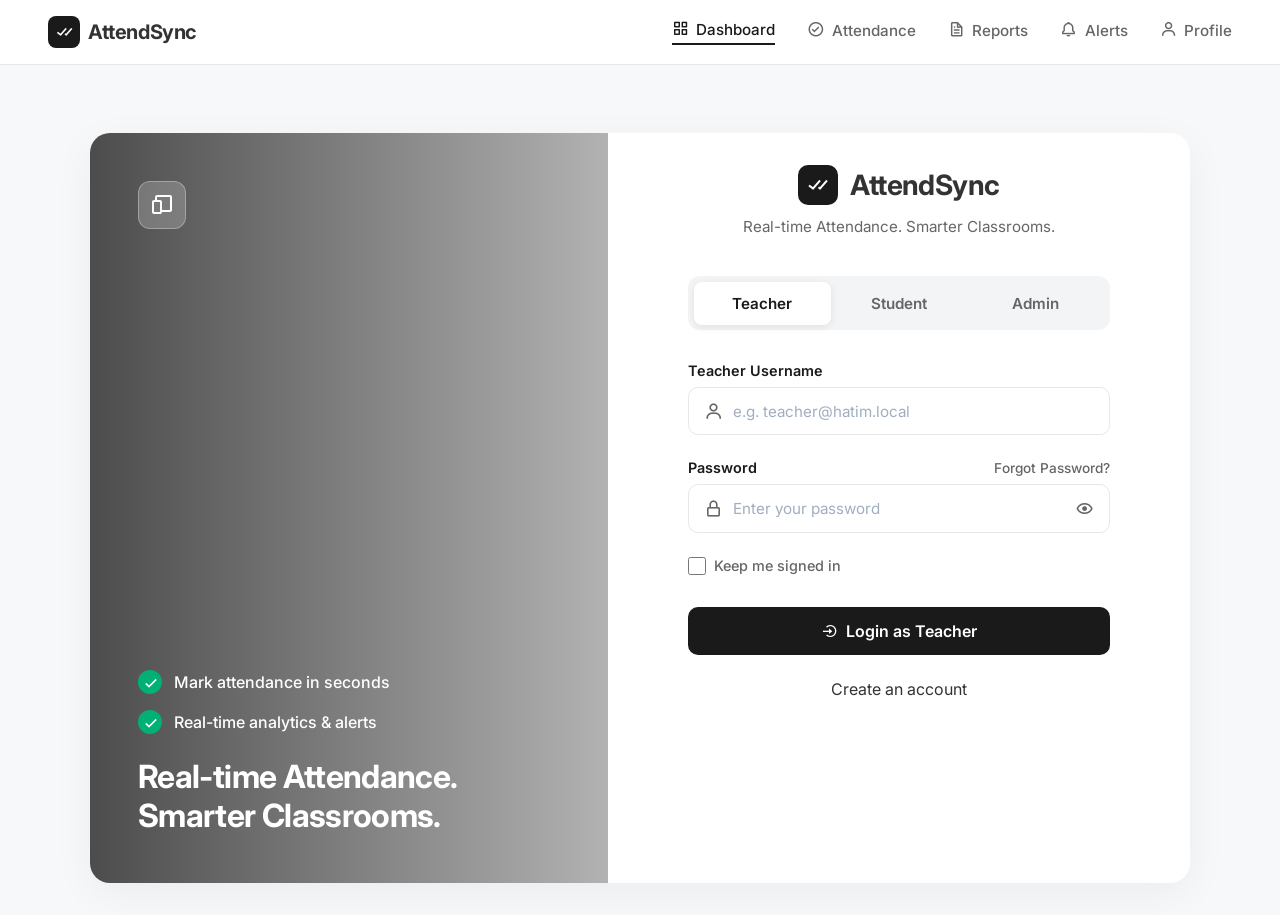
<file: index.html>
<!DOCTYPE html>
<html lang="en">

<head>
    <meta charset="UTF-8">
    <meta name="viewport" content="width=device-width, initial-scale=1.0">
    <title>AttendSync - Login</title>
    <!-- Google Fonts -->
    <link rel="preconnect" href="https://fonts.googleapis.com">
    <link rel="preconnect" href="https://fonts.gstatic.com" crossorigin>
    <link href="https://fonts.googleapis.com/css2?family=Inter:wght@400;500;600;700&display=swap" rel="stylesheet">
    <!-- Boxicons -->
    <link href='https://unpkg.com/boxicons@2.1.4/css/boxicons.min.css' rel='stylesheet'>
    <link rel="stylesheet" href="css/style.css">
</head>

<body>
    <!-- Top Navigation -->
    <header class="navbar">
        <div class="logo-container">
            <div class="logo-icon">
                <i class='bx bx-check-double'></i>
            </div>
            <span class="logo-text">AttendSync</span>
        </div>
        <nav class="nav-links">
            <a href="#" class="nav-link active"><i class='bx bx-grid-alt'></i> Dashboard</a>
            <a href="#" class="nav-link"><i class='bx bx-check-circle'></i> Attendance</a>
            <a href="#" class="nav-link"><i class='bx bx-file'></i> Reports</a>
            <a href="#" class="nav-link"><i class='bx bx-bell'></i> Alerts</a>
            <a href="#" class="nav-link"><i class='bx bx-user'></i> Profile</a>
        </nav>
    </header>

    <!-- Main Content -->
    <main class="login-container">
        <div class="login-card">
            <!-- Left Side Image and Marketing Text -->
            <div class="login-image-side">
                <div class="image-overlay"></div>
                <div class="top-icon">
                    <i class='bx bx-devices'></i>
                </div>
                <div class="marketing-content">
                    <div class="feature-item">
                        <div class="check-icon"><i class='bx bx-check'></i></div>
                        <span>Mark attendance in seconds</span>
                    </div>
                    <div class="feature-item">
                        <div class="check-icon"><i class='bx bx-check'></i></div>
                        <span>Real-time analytics & alerts</span>
                    </div>
                    <h2 class="marketing-title">Real-time Attendance. Smarter Classrooms.</h2>
                </div>
            </div>

            <!-- Right Side Login Form -->
            <div class="login-form-side">
                <div class="form-header">
                    <div class="logo-container-large">
                        <div class="logo-icon-large">
                            <i class='bx bx-check-double'></i>
                        </div>
                        <span class="logo-text-large">AttendSync</span>
                    </div>
                    <p class="subtitle">Real-time Attendance. Smarter Classrooms.</p>
                </div>

                <!-- Role Toggle -->
                <div class="role-toggle">
                    <button class="role-btn active" data-role="Teacher">Teacher</button>
                    <button class="role-btn" data-role="Student">Student</button>
                    <button class="role-btn" data-role="Admin">Admin</button>
                </div>

                <!-- Login Form -->
                <form id="loginForm" class="login-form">
                    <div class="form-group">
                        <label for="email" id="emailLabel">Username</label>
                        <div class="input-wrapper">
                            <i class='bx bx-user input-icon'></i>
                            <input type="text" id="email" placeholder="e.g. allex@hatim.local" required>
                        </div>
                    </div>

                    <div class="form-group">
                        <div class="password-header">
                            <label for="password">Password</label>
                            <a href="#" class="forgot-password">Forgot Password?</a>
                        </div>
                        <div class="input-wrapper">
                            <i class='bx bx-lock-alt input-icon'></i>
                            <input type="password" id="password" placeholder="Enter your password" required>
                            <i class='bx bx-show toggle-password' id="togglePassword"></i>
                        </div>
                    </div>

                    <div class="checkbox-group">
                        <input type="checkbox" id="keepSignedIn">
                        <label for="keepSignedIn">Keep me signed in</label>
                    </div>

                    <button type="submit" class="submit-btn" id="submitBtn">
                        <i class='bx bx-log-in-circle'></i> Login as Teacher
                    </button>

                    <div class="switch-login">
                        <a href="signup.html" id="createAccountText">Create an account</a>
                    </div>
                </form>
            </div>
        </div>
    </main>

    <script src="js/script.js"></script>
</body>

</html>
</file>
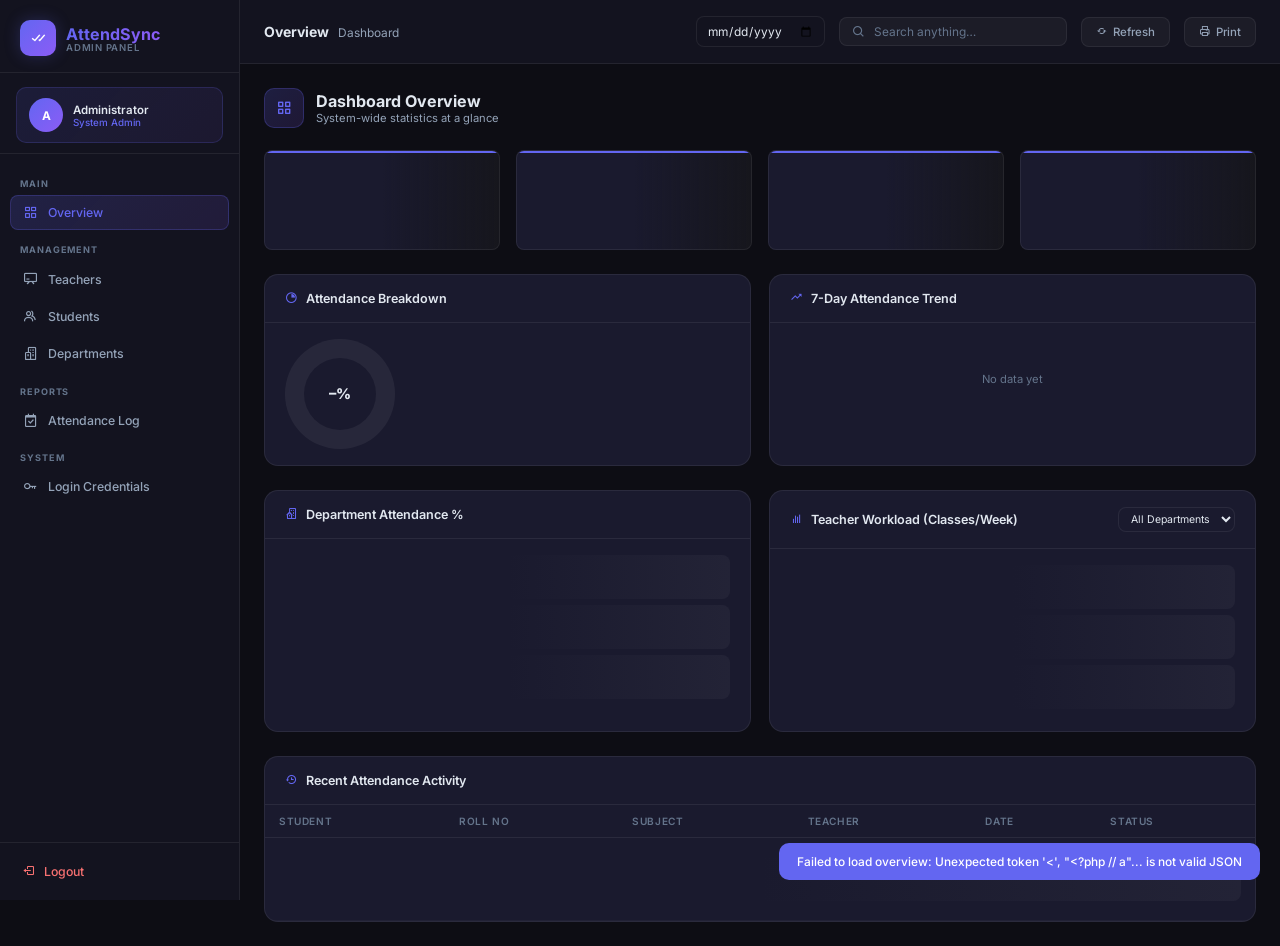
<file: admin_dashboard.html>
<!DOCTYPE html>
<html lang="en">
<head>
    <meta charset="UTF-8">
    <meta name="viewport" content="width=device-width, initial-scale=1.0">
    <title>AttendSync – Admin Dashboard</title>
    <meta name="description" content="AttendSync Admin Panel – manage teachers, students, departments, and attendance records.">
    <link rel="preconnect" href="https://fonts.googleapis.com">
    <link rel="preconnect" href="https://fonts.gstatic.com" crossorigin>
    <link href="https://fonts.googleapis.com/css2?family=Inter:wght@300;400;500;600;700;800&display=swap" rel="stylesheet">
    <link href="https://unpkg.com/boxicons@2.1.4/css/boxicons.min.css" rel="stylesheet">
    <style>
        /* ══════════════════════════════════════════════════════
           DESIGN TOKENS
        ══════════════════════════════════════════════════════ */
        :root {
            --bg:          #0d0d14;
            --surface:     #13131f;
            --card:        #1a1a2e;
            --card-hover:  #1f1f38;
            --border:      rgba(255,255,255,0.07);
            --border-lit:  rgba(99,102,241,0.35);

            --accent:      #6366f1;
            --accent-glow: rgba(99,102,241,0.25);
            --accent2:     #8b5cf6;

            --green:       #10b981;
            --amber:       #f59e0b;
            --red:         #ef4444;
            --blue:        #3b82f6;
            --pink:        #ec4899;

            --text:        #e2e8f0;
            --text-2:      #94a3b8;
            --text-3:      #64748b;

            --sidebar-w:   240px;
            --topbar-h:    64px;
            --radius:      14px;
            --radius-sm:   8px;
        }

        /* ── Reset ── */
        *, *::before, *::after { box-sizing: border-box; margin: 0; padding: 0; }
        html { font-size: 14px; }
        body {
            font-family: 'Inter', sans-serif;
            background: var(--bg);
            color: var(--text);
            min-height: 100vh;
            display: flex;
            overflow-x: hidden;
        }

        /* ══════════════════════════════════════════════════════
           SIDEBAR
        ══════════════════════════════════════════════════════ */
        .sidebar {
            width: var(--sidebar-w);
            background: var(--surface);
            border-right: 1px solid var(--border);
            display: flex;
            flex-direction: column;
            position: fixed;
            top: 0; left: 0; bottom: 0;
            z-index: 100;
            transition: transform 0.3s ease;
        }

        .sidebar-logo {
            display: flex; align-items: center; gap: 10px;
            padding: 20px 20px 16px;
            border-bottom: 1px solid var(--border);
        }
        .sidebar-logo-icon {
            width: 36px; height: 36px;
            background: linear-gradient(135deg, var(--accent), var(--accent2));
            border-radius: 10px;
            display: flex; align-items: center; justify-content: center;
            font-size: 1.2rem; color: #fff;
            box-shadow: 0 0 16px var(--accent-glow);
        }
        .sidebar-logo-text {
            font-size: 1.15rem; font-weight: 700;
            background: linear-gradient(90deg, var(--accent), var(--accent2));
            -webkit-background-clip: text; -webkit-text-fill-color: transparent;
        }
        .sidebar-logo-sub {
            font-size: 0.68rem; color: var(--text-3);
            font-weight: 600; letter-spacing: 0.08em;
            text-transform: uppercase;
            margin-top: -2px;
        }

        /* Admin badge */
        .admin-badge-wrap {
            padding: 14px 16px 10px;
            border-bottom: 1px solid var(--border);
        }
        .admin-badge {
            display: flex; align-items: center; gap: 10px;
            background: linear-gradient(135deg, rgba(99,102,241,0.12), rgba(139,92,246,0.08));
            border: 1px solid rgba(99,102,241,0.2);
            border-radius: 10px; padding: 10px 12px;
        }
        .admin-avatar {
            width: 34px; height: 34px; border-radius: 50%;
            background: linear-gradient(135deg, var(--accent), var(--accent2));
            display: flex; align-items: center; justify-content: center;
            font-size: 0.85rem; font-weight: 700; color: #fff;
            flex-shrink: 0;
        }
        .admin-name { font-size: 0.82rem; font-weight: 600; }
        .admin-role-lbl { font-size: 0.7rem; color: var(--accent); font-weight: 500; }

        /* Nav items */
        .sidebar-nav { flex: 1; padding: 12px 10px; overflow-y: auto; }
        .nav-section-label {
            font-size: 0.65rem; font-weight: 700; letter-spacing: 0.1em;
            text-transform: uppercase; color: var(--text-3);
            padding: 12px 10px 6px;
        }
        .nav-item {
            display: flex; align-items: center; gap: 10px;
            padding: 9px 12px; border-radius: var(--radius-sm);
            cursor: pointer; transition: all 0.18s;
            color: var(--text-2); font-size: 0.88rem; font-weight: 500;
            border: 1px solid transparent; margin-bottom: 2px;
            user-select: none;
        }
        .nav-item i { font-size: 1.1rem; flex-shrink: 0; }
        .nav-item:hover { background: rgba(255,255,255,0.04); color: var(--text); }
        .nav-item.active {
            background: linear-gradient(135deg, rgba(99,102,241,0.18), rgba(139,92,246,0.12));
            border-color: rgba(99,102,241,0.25);
            color: var(--accent);
        }
        .nav-item.active i { color: var(--accent); }
        .nav-badge {
            margin-left: auto; background: var(--accent);
            color: #fff; border-radius: 10px;
            padding: 1px 7px; font-size: 0.68rem; font-weight: 700;
        }

        /* Sidebar footer */
        .sidebar-footer {
            padding: 12px 10px;
            border-top: 1px solid var(--border);
        }
        .logout-item {
            display: flex; align-items: center; gap: 10px;
            padding: 9px 12px; border-radius: var(--radius-sm);
            cursor: pointer; color: #f87171; font-size: 0.88rem; font-weight: 500;
            transition: background 0.18s;
            text-decoration: none;
        }
        .logout-item:hover { background: rgba(239,68,68,0.1); }

        /* ══════════════════════════════════════════════════════
           MAIN AREA
        ══════════════════════════════════════════════════════ */
        .main-wrap {
            margin-left: var(--sidebar-w);
            flex: 1; display: flex; flex-direction: column;
            min-height: 100vh;
        }

        /* Top bar */
        .topbar {
            height: var(--topbar-h);
            background: var(--surface);
            border-bottom: 1px solid var(--border);
            display: flex; align-items: center;
            padding: 0 24px; gap: 14px;
            position: sticky; top: 0; z-index: 50;
        }
        .topbar-title {
            font-size: 1rem; font-weight: 700; flex: 1;
        }
        .topbar-title span { color: var(--text-2); font-weight: 400; font-size: 0.85rem; margin-left: 6px; }

        .topbar-search {
            display: flex; align-items: center; gap: 8px;
            background: rgba(255,255,255,0.04);
            border: 1px solid var(--border);
            border-radius: 8px; padding: 6px 12px;
            transition: border-color 0.2s;
        }
        .topbar-search:focus-within { border-color: var(--accent); }
        .topbar-search input {
            background: none; border: none; outline: none;
            color: var(--text); font-size: 0.85rem;
            width: 180px; font-family: inherit;
        }
        .topbar-search input::placeholder { color: var(--text-3); }
        .topbar-search i { color: var(--text-3); font-size: 1rem; }

        .topbar-btn {
            display: flex; align-items: center; gap: 6px;
            background: rgba(255,255,255,0.04);
            border: 1px solid var(--border);
            border-radius: 8px; padding: 7px 14px;
            cursor: pointer; color: var(--text-2);
            font-size: 0.82rem; font-weight: 500;
            transition: all 0.18s; font-family: inherit;
        }
        .topbar-btn:hover { background: rgba(99,102,241,0.1); border-color: var(--border-lit); color: var(--accent); }

        /* Page content */
        .page-content { padding: 24px; flex: 1; }

        /* Section panel */
        .section-panel { display: none; }
        .section-panel.active { display: block; animation: fadeIn 0.25s ease; }
        @keyframes fadeIn { from { opacity: 0; transform: translateY(8px); } to { opacity: 1; transform: translateY(0); } }

        /* Section header */
        .section-header {
            display: flex; align-items: center; gap: 12px;
            margin-bottom: 22px;
        }
        .section-icon {
            width: 40px; height: 40px;
            background: linear-gradient(135deg, rgba(99,102,241,0.2), rgba(139,92,246,0.15));
            border: 1px solid rgba(99,102,241,0.25);
            border-radius: 10px; display: flex; align-items: center; justify-content: center;
            font-size: 1.2rem; color: var(--accent);
        }
        .section-title-text h2 { font-size: 1.15rem; font-weight: 700; }
        .section-title-text p  { font-size: 0.8rem; color: var(--text-2); }

        /* ── STAT CARDS GRID ── */
        .stat-grid {
            display: grid;
            grid-template-columns: repeat(auto-fit, minmax(180px, 1fr));
            gap: 16px; margin-bottom: 24px;
        }
        .stat-card {
            background: var(--card);
            border: 1px solid var(--border);
            border-radius: var(--radius); padding: 20px;
            transition: all 0.2s; position: relative; overflow: hidden;
        }
        .stat-card::before {
            content: ''; position: absolute;
            top: 0; left: 0; right: 0; height: 2px;
            background: var(--card-accent, var(--accent));
        }
        .stat-card:hover { border-color: rgba(255,255,255,0.12); transform: translateY(-2px); }
        .stat-card-label {
            font-size: 0.75rem; font-weight: 600; color: var(--text-2);
            text-transform: uppercase; letter-spacing: 0.06em;
            display: flex; align-items: center; gap: 6px; margin-bottom: 10px;
        }
        .stat-card-label i { font-size: 1rem; color: var(--card-accent, var(--accent)); }
        .stat-card-value { font-size: 2rem; font-weight: 800; line-height: 1; }
        .stat-card-sub { font-size: 0.72rem; color: var(--text-3); margin-top: 4px; }

        /* Color variants */
        .stat-green  { --card-accent: var(--green); }
        .stat-amber  { --card-accent: var(--amber); }
        .stat-red    { --card-accent: var(--red); }
        .stat-blue   { --card-accent: var(--blue); }
        .stat-pink   { --card-accent: var(--pink); }
        .stat-purple { --card-accent: var(--accent2); }

        /* ── TWO-COLUMN GRID ── */
        .two-col { display: grid; grid-template-columns: 1fr 1fr; gap: 18px; margin-bottom: 24px; }
        @media (max-width: 900px) { .two-col { grid-template-columns: 1fr; } }

        /* ── CARD ── */
        .card {
            background: var(--card); border: 1px solid var(--border);
            border-radius: var(--radius); overflow: hidden;
        }
        .card-header {
            padding: 16px 20px;
            border-bottom: 1px solid var(--border);
            display: flex; align-items: center; justify-content: space-between;
        }
        .card-header h3 { font-size: 0.9rem; font-weight: 600; display: flex; align-items: center; gap: 8px; }
        .card-header h3 i { color: var(--accent); }
        .card-body { padding: 16px 20px; }

        /* ── PROGRESS BAR ── */
        .progress-bar-wrap { margin-bottom: 14px; }
        .progress-bar-label {
            display: flex; justify-content: space-between;
            font-size: 0.78rem; margin-bottom: 6px; color: var(--text-2);
        }
        .progress-bar-label strong { color: var(--text); font-weight: 600; }
        .progress-bar-track {
            height: 6px; background: rgba(255,255,255,0.06);
            border-radius: 10px; overflow: hidden;
        }
        .progress-bar-fill {
            height: 100%; border-radius: 10px;
            background: linear-gradient(90deg, var(--accent), var(--accent2));
            transition: width 0.8s cubic-bezier(.4,0,.2,1);
        }
        .progress-bar-fill.green  { background: linear-gradient(90deg, var(--green), #34d399); }
        .progress-bar-fill.amber  { background: linear-gradient(90deg, var(--amber), #fcd34d); }
        .progress-bar-fill.red    { background: linear-gradient(90deg, var(--red), #f87171); }

        /* ── TABLE ── */
        .data-table-wrap { overflow-x: auto; }
        .data-table {
            width: 100%; border-collapse: collapse;
            font-size: 0.82rem;
        }
        .data-table thead th {
            padding: 10px 14px;
            text-align: left; font-weight: 600; font-size: 0.72rem;
            text-transform: uppercase; letter-spacing: 0.06em;
            color: var(--text-3);
            border-bottom: 1px solid var(--border);
            white-space: nowrap;
        }
        .data-table tbody tr {
            border-bottom: 1px solid rgba(255,255,255,0.03);
            transition: background 0.15s;
        }
        .data-table tbody tr:hover { background: rgba(255,255,255,0.03); }
        .data-table tbody td { padding: 11px 14px; vertical-align: middle; }
        .data-table tbody td:first-child { font-weight: 500; }

        /* ── BADGES ── */
        .badge {
            display: inline-flex; align-items: center; gap: 4px;
            border-radius: 20px; padding: 2px 9px;
            font-size: 0.7rem; font-weight: 600;
        }
        .badge-green  { background: rgba(16,185,129,0.12); color: var(--green); }
        .badge-red    { background: rgba(239,68,68,0.12);  color: var(--red); }
        .badge-amber  { background: rgba(245,158,11,0.12); color: var(--amber); }
        .badge-blue   { background: rgba(59,130,246,0.12); color: var(--blue); }
        .badge-purple { background: rgba(99,102,241,0.12); color: var(--accent); }
        .badge-gray   { background: rgba(100,116,139,0.15);color: var(--text-3); }

        /* ── MINI AVATAR ── */
        .mini-avatar {
            width: 28px; height: 28px; border-radius: 50%;
            background: linear-gradient(135deg, var(--accent), var(--accent2));
            display: inline-flex; align-items: center; justify-content: center;
            font-size: 0.7rem; font-weight: 700; color: #fff;
            flex-shrink: 0;
        }
        .name-with-avatar { display: flex; align-items: center; gap: 8px; }

        /* ── DONUT CHART (CSS) ── */
        .donut-wrap { display: flex; align-items: center; gap: 20px; }
        .donut {
            width: 110px; height: 110px;
            border-radius: 50%; flex-shrink: 0;
            background: conic-gradient(
                var(--green) 0deg var(--green-deg, 0deg),
                var(--amber) var(--green-deg, 0deg) var(--amber-deg, 0deg),
                var(--red)   var(--amber-deg, 0deg) var(--red-deg, 0deg),
                rgba(255,255,255,0.06) var(--red-deg, 0deg) 360deg
            );
            position: relative; display: flex; align-items: center; justify-content: center;
        }
        .donut::after {
            content: attr(data-label);
            position: absolute; width: 72px; height: 72px;
            border-radius: 50%;
            background: var(--card);
            display: flex; align-items: center; justify-content: center;
            font-size: 1.05rem; font-weight: 800;
        }
        .donut-legend { flex: 1; }
        .donut-legend-item {
            display: flex; align-items: center; gap: 8px;
            font-size: 0.78rem; margin-bottom: 8px;
        }
        .donut-dot { width: 8px; height: 8px; border-radius: 50%; flex-shrink: 0; }

        /* ── TREND SPARKLINE (CSS bars) ── */
        .sparkline {
            display: flex; align-items: flex-end; gap: 4px;
            height: 60px; margin-top: 10px;
        }
        .spark-bar {
            flex: 1; border-radius: 4px 4px 0 0;
            background: linear-gradient(180deg, var(--accent), rgba(99,102,241,0.3));
            min-height: 4px; transition: height 0.5s;
            position: relative; cursor: pointer;
        }
        .spark-bar:hover::after {
            content: attr(data-tip);
            position: absolute; bottom: 110%; left: 50%; transform: translateX(-50%);
            background: var(--card-hover); border: 1px solid var(--border);
            color: var(--text); padding: 3px 8px; border-radius: 6px;
            font-size: 0.7rem; white-space: nowrap; pointer-events: none; z-index: 10;
        }

        /* ── SEARCH / FILTER BAR ── */
        .filter-bar {
            display: flex; align-items: center; gap: 10px;
            margin-bottom: 16px; flex-wrap: wrap;
        }
        .filter-input {
            display: flex; align-items: center; gap: 8px;
            background: var(--card); border: 1px solid var(--border);
            border-radius: 8px; padding: 7px 12px; flex: 1; min-width: 200px;
        }
        .filter-input:focus-within { border-color: var(--border-lit); }
        .filter-input i { color: var(--text-3); }
        .filter-input input {
            background: none; border: none; outline: none;
            color: var(--text); font-size: 0.85rem; font-family: inherit; width: 100%;
        }
        .filter-select {
            background: var(--card); border: 1px solid var(--border);
            border-radius: 8px; padding: 8px 12px;
            color: var(--text); font-family: inherit; font-size: 0.82rem;
            cursor: pointer; outline: none;
        }

        /* ── ATT STATUS color ── */
        .status-present { color: var(--green); font-weight: 600; }
        .status-absent  { color: var(--red);   font-weight: 600; }
        .status-late    { color: var(--amber);  font-weight: 600; }
        .status-excused { color: var(--blue);   font-weight: 600; }

        /* ── TOAST ── */
        #toast {
            position: fixed; bottom: 20px; right: 20px;
            background: var(--accent); color: #fff;
            padding: 11px 18px; border-radius: 10px; font-size: 0.85rem; font-weight: 500;
            opacity: 0; transform: translateY(8px); pointer-events: none;
            transition: all 0.3s; z-index: 9999;
        }
        #toast.show { opacity: 1; transform: translateY(0); }

        /* ── LOADING OVERLAY ── */
        #loadingOverlay {
            position: fixed; inset: 0;
            background: rgba(0,0,0,0.6); backdrop-filter: blur(4px);
            display: flex; align-items: center; justify-content: center; z-index: 9999;
            transition: opacity 0.4s;
        }
        #loadingOverlay.hidden { opacity: 0; pointer-events: none; }
        .spinner {
            width: 44px; height: 44px;
            border: 4px solid rgba(255,255,255,0.1);
            border-top-color: var(--accent); border-radius: 50%;
            animation: spin 0.75s linear infinite;
        }
        @keyframes spin { to { transform: rotate(360deg); } }

        /* ── SKELETON ── */
        .sk {
            background: linear-gradient(90deg, var(--card) 25%, rgba(255,255,255,0.04) 50%, var(--card) 75%);
            background-size: 200% 100%; animation: shimmer 1.4s infinite; border-radius: 8px;
        }
        @keyframes shimmer { 0%{background-position:200% 0} 100%{background-position:-200% 0} }
        .sk-row { height: 44px; margin-bottom: 6px; }

        /* ── EMPTY STATE ── */
        .empty-state {
            text-align: center; padding: 50px 20px; color: var(--text-3);
        }
        .empty-state i { font-size: 2.5rem; display: block; margin-bottom: 10px; opacity: 0.4; }

        /* ── CRED CARD (login instructions) ── */
        .cred-card {
            background: linear-gradient(135deg, rgba(99,102,241,0.08), rgba(139,92,246,0.05));
            border: 1px solid rgba(99,102,241,0.2);
            border-radius: var(--radius); padding: 20px; margin-bottom: 24px;
            display: flex; align-items: flex-start; gap: 16px;
        }
        .cred-card i { font-size: 1.6rem; color: var(--accent); flex-shrink: 0; margin-top: 2px; }
        .cred-card h4 { font-size: 0.9rem; font-weight: 700; margin-bottom: 8px; }
        .cred-table { border-collapse: collapse; width: 100%; font-size: 0.82rem; }
        .cred-table td { padding: 4px 12px 4px 0; }
        .cred-table td:first-child { color: var(--text-2); font-weight: 500; white-space: nowrap; }
        .cred-table td:last-child {
            font-family: 'Courier New', monospace;
            background: rgba(255,255,255,0.05); border-radius: 4px;
            padding: 3px 8px; color: #a5b4fc;
        }

        /* ── RESPONSIVE ── */
        @media (max-width: 768px) {
            .sidebar { transform: translateX(-100%); }
            .sidebar.open { transform: translateX(0); }
            .main-wrap { margin-left: 0; }
            .stat-grid { grid-template-columns: 1fr 1fr; }
        }
    </style>
</head>
<body>

<!-- Loading -->
<div id="loadingOverlay"><div class="spinner"></div></div>
<div id="toast"></div>

<!-- ══════════════════════════════════════
     SIDEBAR
══════════════════════════════════════ -->
<aside class="sidebar" id="sidebar">
    <!-- Logo -->
    <div class="sidebar-logo">
        <div class="sidebar-logo-icon"><i class='bx bx-check-double'></i></div>
        <div>
            <div class="sidebar-logo-text">AttendSync</div>
            <div class="sidebar-logo-sub">Admin Panel</div>
        </div>
    </div>

    <!-- Admin info -->
    <div class="admin-badge-wrap">
        <div class="admin-badge">
            <div class="admin-avatar" id="adminInitials">A</div>
            <div>
                <div class="admin-name" id="adminNameSide">Administrator</div>
                <div class="admin-role-lbl">System Admin</div>
            </div>
        </div>
    </div>

    <!-- Nav -->
    <nav class="sidebar-nav">
        <div class="nav-section-label">Main</div>
        <div class="nav-item active" data-section="overview">
            <i class='bx bx-grid-alt'></i> Overview
        </div>

        <div class="nav-section-label">Management</div>
        <div class="nav-item" data-section="teachers">
            <i class='bx bx-chalkboard'></i> Teachers
        </div>
        <div class="nav-item" data-section="students">
            <i class='bx bx-group'></i> Students
        </div>
        <div class="nav-item" data-section="departments">
            <i class='bx bx-buildings'></i> Departments
        </div>

        <div class="nav-section-label">Reports</div>
        <div class="nav-item" data-section="attendance">
            <i class='bx bx-calendar-check'></i> Attendance Log
        </div>

        <div class="nav-section-label">System</div>
        <div class="nav-item" data-section="credentials">
            <i class='bx bx-key'></i> Login Credentials
        </div>
    </nav>

    <!-- Footer -->
    <div class="sidebar-footer">
        <a href="index.html" class="logout-item" id="logoutBtn">
            <i class='bx bx-log-out'></i> Logout
        </a>
    </div>
</aside>

<!-- ══════════════════════════════════════
     MAIN
══════════════════════════════════════ -->
<div class="main-wrap">

    <!-- Topbar -->
    <div class="topbar">
        <div class="topbar-title" id="topbarTitle">
            Overview <span>Dashboard</span>
        </div>
        <input type="date" id="overviewDateFilter" class="filter-select" style="margin-left: auto; padding: 6px 10px; font-size: 0.85rem; border: 1px solid var(--border); background: var(--surface); color: var(--text); border-radius: 8px;" title="Filter Overview by Date">
        <div class="topbar-search">
            <i class='bx bx-search'></i>
            <input type="text" id="globalSearch" placeholder="Search anything…">
        </div>
        <button class="topbar-btn" id="refreshBtn"><i class='bx bx-refresh'></i> Refresh</button>
        <button class="topbar-btn" onclick="window.print()"><i class='bx bx-printer'></i> Print</button>
    </div>

    <!-- Page content -->
    <div class="page-content">

        <!-- ═══════════════════════════════════════════
             OVERVIEW PANEL
        ═══════════════════════════════════════════ -->
        <div class="section-panel active" id="panel-overview">
            <div class="section-header">
                <div class="section-icon"><i class='bx bx-grid-alt'></i></div>
                <div class="section-title-text">
                    <h2>Dashboard Overview</h2>
                    <p>System-wide statistics at a glance</p>
                </div>
            </div>

            <!-- Stat cards -->
            <div class="stat-grid" id="overviewStats">
                <div class="stat-card sk" style="height:100px"></div>
                <div class="stat-card sk" style="height:100px"></div>
                <div class="stat-card sk" style="height:100px"></div>
                <div class="stat-card sk" style="height:100px"></div>
            </div>

            <div class="two-col">
                <!-- Attendance donut -->
                <div class="card">
                    <div class="card-header">
                        <h3><i class='bx bx-pie-chart'></i> Attendance Breakdown</h3>
                    </div>
                    <div class="card-body">
                        <div class="donut-wrap" id="donutWrap">
                            <div class="donut" id="donutChart" data-label="–%"></div>
                            <div class="donut-legend" id="donutLegend"></div>
                        </div>
                    </div>
                </div>

                <!-- 7-day trend -->
                <div class="card">
                    <div class="card-header">
                        <h3><i class='bx bx-trending-up'></i> 7-Day Attendance Trend</h3>
                    </div>
                    <div class="card-body">
                        <div class="sparkline" id="sparkline">
                            <div style="color:var(--text-3);font-size:0.8rem;margin:auto">No data yet</div>
                        </div>
                        <div id="sparkLabels" style="display:flex;gap:4px;margin-top:6px;font-size:0.65rem;color:var(--text-3)"></div>
                    </div>
                </div>
            </div>

            <div class="two-col">
                <!-- Department Attendance -->
                <div class="card">
                    <div class="card-header">
                        <h3><i class='bx bx-building-house'></i> Department Attendance %</h3>
                    </div>
                    <div class="card-body" id="deptAttBars">
                        <div class="sk sk-row"></div><div class="sk sk-row"></div><div class="sk sk-row"></div>
                    </div>
                </div>

                <!-- Teacher workload -->
                <div class="card">
                    <div class="card-header">
                        <h3><i class='bx bx-bar-chart'></i> Teacher Workload (Classes/Week)</h3>
                        <select id="workloadDeptFilter" class="filter-select" style="padding:4px 8px; font-size:0.75rem; margin-left:auto;">
                            <option value="">All Departments</option>
                        </select>
                    </div>
                    <div class="card-body" id="workloadBars" style="max-height: 250px; overflow-y: auto;">
                        <div class="sk sk-row"></div><div class="sk sk-row"></div><div class="sk sk-row"></div>
                    </div>
                </div>
            </div>



            <!-- Recent attendance -->
            <div class="card">
                <div class="card-header">
                    <h3><i class='bx bx-history'></i> Recent Attendance Activity</h3>
                </div>
                <div class="data-table-wrap">
                    <table class="data-table" id="recentAttTable">
                        <thead>
                            <tr>
                                <th>Student</th><th>Roll No</th><th>Subject</th>
                                <th>Teacher</th><th>Date</th><th>Status</th>
                            </tr>
                        </thead>
                        <tbody id="recentAttBody">
                            <tr><td colspan="6"><div class="sk sk-row" style="margin:8px 0"></div></td></tr>
                        </tbody>
                    </table>
                </div>
            </div>
        </div>

        <!-- ═══════════════════════════════════════════
             TEACHERS PANEL
        ═══════════════════════════════════════════ -->
        <div class="section-panel" id="panel-teachers">
            <div class="section-header">
                <div class="section-icon"><i class='bx bx-chalkboard'></i></div>
                <div class="section-title-text">
                    <h2>Teachers</h2>
                    <p>All faculty members registered in the system</p>
                </div>
            </div>
            <div class="filter-bar">
                <div class="filter-input">
                    <i class='bx bx-search'></i>
                    <input type="text" id="teacherSearch" placeholder="Search by name, email or employee ID…">
                </div>
                <select class="filter-select" id="teacherDeptFilter">
                    <option value="">All Departments</option>
                </select>
            </div>
            <div class="card">
                <div class="data-table-wrap">
                    <table class="data-table" id="teacherTable">
                        <thead>
                            <tr>
                                <th>#</th><th>Name</th><th>Email</th><th>Emp. No</th>
                                <th>Department</th><th>Subjects</th><th>Att. Records</th><th>HOD</th>
                            </tr>
                        </thead>
                        <tbody id="teacherBody">
                            <tr><td colspan="8"><div class="sk sk-row" style="margin:8px 0"></div></td></tr>
                        </tbody>
                    </table>
                </div>
            </div>
        </div>

        <!-- ═══════════════════════════════════════════
             STUDENTS PANEL
        ═══════════════════════════════════════════ -->
        <div class="section-panel" id="panel-students">
            <div class="section-header">
                <div class="section-icon"><i class='bx bx-group'></i></div>
                <div class="section-title-text">
                    <h2>Students</h2>
                    <p>All enrolled students with attendance overview</p>
                </div>
            </div>
            <div class="filter-bar">
                <div class="filter-input">
                    <i class='bx bx-search'></i>
                    <input type="text" id="studentSearch" placeholder="Search by name, roll no or admission no…">
                </div>
                <select class="filter-select" id="studentDeptFilter">
                    <option value="">All Departments</option>
                </select>
                <select class="filter-select" id="studentSemFilter">
                    <option value="">All Semesters</option>
                    <option value="1">Sem 1</option><option value="2">Sem 2</option>
                    <option value="3">Sem 3</option><option value="4">Sem 4</option>
                    <option value="5">Sem 5</option><option value="6">Sem 6</option>
                </select>
            </div>
            <div class="card">
                <div class="data-table-wrap">
                    <table class="data-table" id="studentTable">
                        <thead>
                            <tr>
                                <th>#</th><th>Name</th><th>Roll No</th><th>Admission No</th>
                                <th>Department</th><th>Semester</th><th>Attendance %</th><th>Status</th>
                            </tr>
                        </thead>
                        <tbody id="studentBody">
                            <tr><td colspan="8"><div class="sk sk-row" style="margin:8px 0"></div></td></tr>
                        </tbody>
                    </table>
                </div>
            </div>
        </div>

        <!-- ═══════════════════════════════════════════
             DEPARTMENTS PANEL
        ═══════════════════════════════════════════ -->
        <div class="section-panel" id="panel-departments">
            <div class="section-header">
                <div class="section-icon"><i class='bx bx-buildings'></i></div>
                <div class="section-title-text">
                    <h2>Departments</h2>
                    <p>Overview of all academic departments</p>
                </div>
            </div>
            <div class="stat-grid" id="deptCards">
                <div class="stat-card sk" style="height:120px"></div>
                <div class="stat-card sk" style="height:120px"></div>
                <div class="stat-card sk" style="height:120px"></div>
            </div>
            <div class="card">
                <div class="data-table-wrap">
                    <table class="data-table" id="deptTable">
                        <thead>
                            <tr>
                                <th>Department</th><th>Teachers</th><th>Students</th>
                                <th>Subjects</th><th>Semesters</th>
                            </tr>
                        </thead>
                        <tbody id="deptBody">
                            <tr><td colspan="5"><div class="sk sk-row" style="margin:8px 0"></div></td></tr>
                        </tbody>
                    </table>
                </div>
            </div>
        </div>

        <!-- ═══════════════════════════════════════════
             ATTENDANCE LOG PANEL
        ═══════════════════════════════════════════ -->
        <div class="section-panel" id="panel-attendance">
            <div class="section-header">
                <div class="section-icon"><i class='bx bx-calendar-check'></i></div>
                <div class="section-title-text">
                    <h2>Attendance Log</h2>
                    <p>Browse attendance records by date</p>
                </div>
            </div>
            <div class="filter-bar">
                <div class="filter-input" style="flex:none;width:auto">
                    <i class='bx bx-calendar'></i>
                    <input type="date" id="attDateFilter" style="width:160px">
                </div>
                <div class="filter-input">
                    <i class='bx bx-search'></i>
                    <input type="text" id="attSearch" placeholder="Search student, subject, teacher…">
                </div>
                <select class="filter-select" id="attStatusFilter">
                    <option value="">All Statuses</option>
                    <option value="Present">Present</option>
                    <option value="Absent">Absent</option>
                    <option value="Late">Late</option>
                    <option value="Excused">Excused</option>
                </select>
            </div>

            <!-- Day summary -->
            <div class="stat-grid" id="attDaySummary" style="grid-template-columns:repeat(4,1fr);margin-bottom:18px"></div>

            <div class="card">
                <div class="data-table-wrap">
                    <table class="data-table" id="attTable">
                        <thead>
                            <tr>
                                <th>#</th><th>Student</th><th>Roll No</th><th>Subject</th>
                                <th>Teacher</th><th>Semester</th><th>Date</th><th>Status</th>
                            </tr>
                        </thead>
                        <tbody id="attBody">
                            <tr><td colspan="8"><div class="sk sk-row" style="margin:8px 0"></div></td></tr>
                        </tbody>
                    </table>
                </div>
            </div>
        </div>

        <!-- ═══════════════════════════════════════════
             CREDENTIALS PANEL
        ═══════════════════════════════════════════ -->
        <div class="section-panel" id="panel-credentials">
            <div class="section-header">
                <div class="section-icon"><i class='bx bx-key'></i></div>
                <div class="section-title-text">
                    <h2>Login Credentials</h2>
                    <p>Default accounts seeded in the AttendSync database</p>
                </div>
            </div>

            <!-- Admin -->
            <div class="cred-card">
                <i class='bx bx-shield-quarter'></i>
                <div style="flex:1">
                    <h4>Admin Account</h4>
                    <table class="cred-table">
                        <tr><td>Role</td><td>Admin</td></tr>
                        <tr><td>Email</td><td>admin@hatim.local</td></tr>
                        <tr><td>Password</td><td>admin@123</td></tr>
                        <tr><td>Setup</td><td>Run admin_seed.sql in phpMyAdmin → attendsync DB</td></tr>
                    </table>
                </div>
            </div>

            <!-- Teachers -->
            <div class="card" style="margin-bottom:18px">
                <div class="card-header">
                    <h3><i class='bx bx-chalkboard'></i> Teacher Accounts (seeded)</h3>
                    <span style="font-size:0.75rem;color:var(--text-3)">All use password: <code style="background:rgba(255,255,255,0.06);padding:1px 6px;border-radius:4px">change_me</code></span>
                </div>
                <div class="data-table-wrap">
                    <table class="data-table">
                        <thead>
                            <tr><th>Name</th><th>Email (Login ID)</th><th>Password</th><th>Employee No</th><th>Department</th></tr>
                        </thead>
                        <tbody>
                            <tr><td>Sir Biaka</td>    <td>sir.biaka@hatim.local</td>    <td><code>change_me</code></td><td>BCA-T001</td><td>BCA</td></tr>
                            <tr><td>Sir Muanpuia</td> <td>sir.muanpuia@hatim.local</td> <td><code>change_me</code></td><td>BCA-T002</td><td>BCA</td></tr>
                            <tr><td>Sir Mama</td>     <td>sir.mama@hatim.local</td>     <td><code>change_me</code></td><td>BCA-T003</td><td>BCA</td></tr>
                            <tr><td>Sir Rfa</td>      <td>sir.rfa@hatim.local</td>      <td><code>change_me</code></td><td>BCA-T004</td><td>BCA</td></tr>
                            <tr><td>Miss Hannah</td>  <td>miss.hannah@hatim.local</td>  <td><code>change_me</code></td><td>BCA-T005</td><td>BCA</td></tr>
                            <tr><td>Sir Puitea</td>   <td>sir.puitea@hatim.local</td>   <td><code>change_me</code></td><td>BCA-T006</td><td>BCA</td></tr>
                            <tr><td>Sir Joseph</td>   <td>sir.joseph@hatim.local</td>   <td><code>change_me</code></td><td>BCA-T007</td><td>BCA</td></tr>
                            <tr><td>Hist.Dept</td>    <td>history.department@hatim.local</td><td><code>change_me</code></td><td>BCA-T008</td><td>BCA</td></tr>
                        </tbody>
                    </table>
                </div>
            </div>

            <!-- Students -->
            <div class="card">
                <div class="card-header">
                    <h3><i class='bx bx-group'></i> Student Accounts</h3>
                    <span style="font-size:0.75rem;color:var(--text-3)">Students must sign up via the signup page</span>
                </div>
                <div class="card-body">
                    <p style="color:var(--text-2);font-size:0.85rem;line-height:1.7">
                        Students register themselves at <strong>signup.html</strong> using their:<br>
                        • <strong>Roll No (Class Roll No)</strong> — e.g. <code style="background:rgba(255,255,255,0.06);padding:1px 6px;border-radius:4px">02</code><br>
                        • <strong>Student ID (Admission No.)</strong> — e.g. <code style="background:rgba(255,255,255,0.06);padding:1px 6px;border-radius:4px">BA006</code><br>
                        • <strong>Email address</strong> and a chosen password
                    </p>
                </div>
            </div>

            <!-- Quick links -->
            <div style="margin-top:18px;display:flex;gap:12px;flex-wrap:wrap">
                <a href="index.html" style="text-decoration:none">
                    <button class="topbar-btn"><i class='bx bx-log-in'></i> Go to Login Page</button>
                </a>
                <a href="signup.html" style="text-decoration:none">
                    <button class="topbar-btn"><i class='bx bx-user-plus'></i> Go to Signup Page</button>
                </a>
                <a href="teacher_dashboard.html" style="text-decoration:none">
                    <button class="topbar-btn"><i class='bx bx-chalkboard'></i> Teacher Dashboard</button>
                </a>
                <a href="student_dashboard.html" style="text-decoration:none">
                    <button class="topbar-btn"><i class='bx bx-group'></i> Student Dashboard</button>
                </a>
            </div>
        </div>

    </div><!-- /page-content -->
</div><!-- /main-wrap -->

<!-- ══════════════════════════════════════
     JAVASCRIPT
══════════════════════════════════════ -->
<script>
// ══════════════════════════════════════════════════════════════════
//  AttendSync Admin Dashboard
// ══════════════════════════════════════════════════════════════════
const API = 'admin_api.php';

// Resolve admin_id from session storage
let adminId = 1; // fallback/demo
try {
    const u = JSON.parse(sessionStorage.getItem('user') || '{}');
    if (u.id) adminId = u.id;
    if (u.full_name) {
        document.getElementById('adminNameSide').textContent = u.full_name;
        document.getElementById('adminInitials').textContent =
            u.full_name.split(' ').map(w => w[0]).join('').toUpperCase().slice(0,2);
    }
} catch(_) {}

// ── Helpers ───────────────────────────────────────────────────────
function showToast(msg, dur = 3000) {
    const t = document.getElementById('toast');
    t.textContent = msg;
    t.classList.add('show');
    setTimeout(() => t.classList.remove('show'), dur);
}
function hideOverlay() {
    const o = document.getElementById('loadingOverlay');
    o.classList.add('hidden');
    setTimeout(() => o.style.display = 'none', 400);
}
function escHtml(s) {
    return String(s ?? '').replace(/&/g,'&amp;').replace(/</g,'&lt;').replace(/>/g,'&gt;');
}
function statusBadge(s) {
    const map = { Present:'badge-green', Absent:'badge-red', Late:'badge-amber', Excused:'badge-blue' };
    return `<span class="badge ${map[s]||'badge-gray'}">${escHtml(s)}</span>`;
}
function attColor(pct) {
    if (pct >= 75) return 'badge-green';
    if (pct >= 50) return 'badge-amber';
    return 'badge-red';
}
function miniAvatar(name) {
    const init = String(name||'?').split(' ').map(w=>w[0]).join('').toUpperCase().slice(0,2);
    return `<div class="mini-avatar">${init}</div>`;
}
function fmtDate(d) {
    if (!d) return '—';
    return new Date(d).toLocaleDateString('en-IN', { day:'2-digit', month:'short', year:'numeric' });
}

// ── Stat card builder ─────────────────────────────────────────────
function makeStatCard(icon, label, value, sub, colorClass) {
    return `
    <div class="stat-card ${colorClass||''}">
        <div class="stat-card-label"><i class='bx ${icon}'></i>${label}</div>
        <div class="stat-card-value">${value}</div>
        <div class="stat-card-sub">${sub||''}</div>
    </div>`;
}

// ── Progress bar builder ──────────────────────────────────────────
function makeProgressBar(label, value, max, colorClass) {
    const pct = max > 0 ? Math.round(value / max * 100) : 0;
    return `
    <div class="progress-bar-wrap">
        <div class="progress-bar-label">
            <strong>${escHtml(label)}</strong>
            <span>${value} classes</span>
        </div>
        <div class="progress-bar-track">
            <div class="progress-bar-fill ${colorClass||''}" style="width:${pct}%"></div>
        </div>
    </div>`;
}
function makePctBar(label, pct, colorClass) {
    return `
    <div class="progress-bar-wrap">
        <div class="progress-bar-label">
            <strong>${escHtml(label)}</strong>
            <span>${pct}%</span>
        </div>
        <div class="progress-bar-track">
            <div class="progress-bar-fill ${colorClass||''}" style="width:${pct}%"></div>
        </div>
    </div>`;
}

// ══════════════════════════════════════════════════════════════════
//  SECTION: OVERVIEW
// ══════════════════════════════════════════════════════════════════
let overviewLoaded = false;

async function loadOverview(force = false) {
    if (overviewLoaded && !force) return;
    const dateVal = document.getElementById('overviewDateFilter') ? document.getElementById('overviewDateFilter').value : '';
    const dateParam = dateVal ? `&date=${dateVal}` : '';
    try {
        const res  = await fetch(`${API}?section=overview&admin_id=${adminId}${dateParam}`);
        const data = await res.json();
        if (!data.success) { showToast('Error: ' + data.message); return; }

        const { counts, att_pct, att_status, sem_stats, recent_att, teacher_load, trend, dept_att, all_depts } = data;

        // ── Stat cards ──
        document.getElementById('overviewStats').innerHTML = `
            ${makeStatCard('bx-chalkboard',    'Teachers',     counts.total_teachers, 'Faculty members', '')}
            ${makeStatCard('bx-group',         'Students',     counts.total_students, 'Enrolled students', 'stat-green')}
            ${makeStatCard('bx-buildings',     'Departments',  counts.total_depts,    'Academic depts.', 'stat-blue')}
            ${makeStatCard('bx-trending-up',   'Overall Att.', att_pct + '%', 'Average attendance', att_pct >= 75 ? 'stat-green' : att_pct >= 50 ? 'stat-amber' : 'stat-red')}
        `;

        // ── Donut chart ──
        const present = parseInt(att_status['Present'] || 0);
        const absent  = parseInt(att_status['Absent']  || 0);
        const late    = parseInt(att_status['Late']    || 0);
        const excused = parseInt(att_status['Excused'] || 0);
        const total   = present + absent + late + excused || 1;
        const pDeg    = present / total * 360;
        const lDeg    = pDeg + late / total * 360;
        const aDeg    = lDeg + absent / total * 360;

        const donut = document.getElementById('donutChart');
        donut.style.setProperty('--green-deg', pDeg + 'deg');
        donut.style.setProperty('--amber-deg', lDeg + 'deg');
        donut.style.setProperty('--red-deg',   aDeg + 'deg');
        donut.setAttribute('data-label', Math.round(att_pct) + '%');

        document.getElementById('donutLegend').innerHTML = `
            <div class="donut-legend-item"><div class="donut-dot" style="background:var(--green)"></div><span>Present — ${present}</span></div>
            <div class="donut-legend-item"><div class="donut-dot" style="background:var(--amber)"></div><span>Late — ${late}</span></div>
            <div class="donut-legend-item"><div class="donut-dot" style="background:var(--red)"></div><span>Absent — ${absent}</span></div>
            <div class="donut-legend-item"><div class="donut-dot" style="background:var(--blue)"></div><span>Excused — ${excused}</span></div>
        `;

        // ── 7-day sparkline ──
        const sparkEl = document.getElementById('sparkline');
        const labelsEl = document.getElementById('sparkLabels');
        if (trend && trend.length > 0) {
            const maxTotal = Math.max(...trend.map(r => parseInt(r.total) || 1));
            sparkEl.innerHTML = trend.map(r => {
                const pct  = Math.round((parseInt(r.present)||0) / (parseInt(r.total)||1) * 100);
                const hPct = Math.round((parseInt(r.total)||0) / maxTotal * 100);
                const d    = new Date(r.attendance_date);
                const dayStr = d.toLocaleDateString('en-IN', { weekday:'short' });
                return `<div class="spark-bar" style="height:${hPct}%;min-height:6px"
                    data-tip="${dayStr}: ${pct}% present (${r.present}/${r.total})"></div>`;
            }).join('');
            labelsEl.innerHTML = trend.map(r => {
                const d = new Date(r.attendance_date);
                return `<span style="flex:1;text-align:center">${d.toLocaleDateString('en-IN',{day:'2-digit',month:'short'})}</span>`;
            }).join('');
        } else {
            sparkEl.innerHTML = '<div style="color:var(--text-3);font-size:0.8rem;margin:auto">No attendance data in last 7 days</div>';
        }

        // ── Department Attendance ──
        document.getElementById('deptAttBars').innerHTML = dept_att
            .map(d => {
                const pct = parseFloat(d.att_pct) || 0;
                const color = pct >= 75 ? 'green' : pct >= 50 ? 'amber' : 'red';
                return makePctBar(d.dept_name, pct, color);
            })
            .join('') || '<div class="empty-state"><i class="bx bx-error-circle"></i><p>No department data</p></div>';

        // ── Teacher Workload ──
        const deptSelect = document.getElementById('workloadDeptFilter');
        if(deptSelect.options.length <= 1) {
            all_depts.forEach(d => {
                const opt = document.createElement('option');
                opt.value = d.id;
                opt.textContent = d.name;
                deptSelect.appendChild(opt);
            });
            deptSelect.addEventListener('change', () => renderWorkload(deptSelect.value));
        }

        window.renderWorkload = function(deptId) {
            let list = teacher_load;
            if (deptId) {
                list = list.filter(t => {
                    const ids = String(t.dept_ids || '').split(',');
                    return ids.includes(String(deptId));
                });
            }
            const maxClasses = Math.max(...list.map(t => parseInt(t.class_count)||0), 1);
            document.getElementById('workloadBars').innerHTML = list
                .filter(t => parseInt(t.class_count) > 0)
                .map(t => makeProgressBar(t.teacher_name, t.class_count, maxClasses))
                .join('') || '<div class="empty-state"><i class="bx bx-error-circle"></i><p>No timetable data</p></div>';
        }
        renderWorkload(deptSelect.value);

        // ── Semester enrollment bars ──
        const maxStudents = Math.max(...sem_stats.map(s => parseInt(s.cnt)||0), 1);
        document.getElementById('semBars').innerHTML = sem_stats
            .map(s => makeProgressBar(s.semester_name, s.cnt, maxStudents, 'green'))
            .join('') || '<div class="empty-state"><i class="bx bx-error-circle"></i><p>No student data</p></div>';

        // ── Recent attendance ──
        document.getElementById('recentAttBody').innerHTML = recent_att.length === 0
            ? `<tr><td colspan="6" class="empty-state"><i class="bx bx-error-circle"></i><p>No records yet</p></td></tr>`
            : recent_att.map(r => `
                <tr>
                    <td><div class="name-with-avatar">${miniAvatar(r.student_name)}<span>${escHtml(r.student_name)}</span></div></td>
                    <td>${escHtml(r.roll_no)}</td>
                    <td>${escHtml(r.subject_name)}</td>
                    <td>${escHtml(r.teacher_name)}</td>
                    <td>${fmtDate(r.attendance_date)}</td>
                    <td>${statusBadge(r.status)}</td>
                </tr>`).join('');

        // ── Init Event Listeners for Date ──
        const dateInput = document.getElementById('overviewDateFilter');
        if (dateInput && !dateInput.dataset.bound) {
            dateInput.dataset.bound = "true";
            dateInput.addEventListener('change', () => loadOverview(true));
        }

        overviewLoaded = true;
    } catch (err) {
        showToast('Failed to load overview: ' + err.message);
    }
}

// ══════════════════════════════════════════════════════════════════
//  SECTION: TEACHERS
// ══════════════════════════════════════════════════════════════════
let teacherData = [];
async function loadTeachers() {
    if (teacherData.length) { renderTeachers(); return; }
    const res  = await fetch(`${API}?section=teachers&admin_id=${adminId}`);
    const data = await res.json();
    if (!data.success) { showToast('Error: ' + data.message); return; }
    teacherData = data.teachers;
    const depts = [...new Set(teacherData.map(t => t.department))].sort();
    const deptSelect = document.getElementById('teacherDeptFilter');
    if(deptSelect.options.length <= 1) {
        depts.forEach(d => {
            if(!d) return;
            const opt = document.createElement('option');
            opt.value = d; opt.textContent = d;
            deptSelect.appendChild(opt);
        });
    }
    renderTeachers();
}
function renderTeachers(q = '', deptF = '') {
    let list = teacherData;
    if (q) list = list.filter(t =>
            t.teacher_name.toLowerCase().includes(q) ||
            t.email.toLowerCase().includes(q) ||
            (t.employee_no||'').toLowerCase().includes(q));
    if (deptF) list = list.filter(t => t.department === deptF);

    document.getElementById('teacherBody').innerHTML = list.length === 0
        ? `<tr><td colspan="8" class="empty-state"><i class="bx bx-ghost"></i><p>No teachers found</p></td></tr>`
        : list.map((t, i) => `
            <tr>
                <td>${i+1}</td>
                <td><div class="name-with-avatar">${miniAvatar(t.teacher_name)}<span>${escHtml(t.teacher_name)}</span></div></td>
                <td style="color:var(--text-2)">${escHtml(t.email)}</td>
                <td><span class="badge badge-purple">${escHtml(t.employee_no||'—')}</span></td>
                <td>${escHtml(t.department)}</td>
                <td><span class="badge badge-blue">${t.subject_count}</span></td>
                <td>${t.att_records}</td>
                <td>${t.is_hod ? '<span class="badge badge-amber"><i class="bx bx-star"></i> HOD</span>' : '<span style="color:var(--text-3)">—</span>'}</td>
            </tr>`).join('');
}
document.getElementById('teacherSearch').addEventListener('input', e => renderTeachers(e.target.value.toLowerCase(), document.getElementById('teacherDeptFilter').value));
document.getElementById('teacherDeptFilter').addEventListener('change', e => renderTeachers(document.getElementById('teacherSearch').value.toLowerCase(), e.target.value));

// ══════════════════════════════════════════════════════════════════
//  SECTION: STUDENTS
// ══════════════════════════════════════════════════════════════════
let studentData = [];
async function loadStudents() {
    if (studentData.length) { renderStudents(); return; }
    const res  = await fetch(`${API}?section=students&admin_id=${adminId}`);
    const data = await res.json();
    if (!data.success) { showToast('Error: ' + data.message); return; }
    studentData = data.students;
    const depts = [...new Set(studentData.map(s => s.department))].sort();
    const deptSelect = document.getElementById('studentDeptFilter');
    if(deptSelect.options.length <= 1) {
        depts.forEach(d => {
            if(!d) return;
            const opt = document.createElement('option');
            opt.value = d; opt.textContent = d;
            deptSelect.appendChild(opt);
        });
    }
    renderStudents();
}
function renderStudents(q = '', semF = '', deptF = '') {
    let list = studentData;
    if (q)    list = list.filter(s => s.student_name.toLowerCase().includes(q) || (s.roll_no||'').toLowerCase().includes(q) || (s.admission_no||'').toLowerCase().includes(q));
    if (semF) list = list.filter(s => String(s.semester_number) === semF);
    if (deptF) list = list.filter(s => s.department === deptF);

    document.getElementById('studentBody').innerHTML = list.length === 0
        ? `<tr><td colspan="8" class="empty-state"><i class="bx bx-ghost"></i><p>No students found</p></td></tr>`
        : list.map((s, i) => {
            const pct = parseFloat(s.attendance_pct) || 0;
            return `
            <tr>
                <td>${i+1}</td>
                <td><div class="name-with-avatar">${miniAvatar(s.student_name)}<span>${escHtml(s.student_name)}</span></div></td>
                <td><span class="badge badge-purple">${escHtml(s.roll_no||'—')}</span></td>
                <td style="color:var(--text-2)">${escHtml(s.admission_no||'—')}</td>
                <td>${escHtml(s.department)}</td>
                <td>${escHtml(s.semester_name)}</td>
                <td>
                    <div style="display:flex;align-items:center;gap:8px">
                        <div style="flex:1;height:5px;background:rgba(255,255,255,0.06);border-radius:4px;min-width:60px">
                            <div style="height:100%;border-radius:4px;width:${pct}%;background:${pct>=75?'var(--green)':pct>=50?'var(--amber)':'var(--red)'}"></div>
                        </div>
                        <span style="font-size:0.78rem;font-weight:600;min-width:36px">${pct}%</span>
                    </div>
                </td>
                <td><span class="badge ${attColor(pct)}">${pct >= 75 ? 'Good' : pct >= 50 ? 'Low' : 'At Risk'}</span></td>
            </tr>`;
        }).join('');
}
document.getElementById('studentSearch').addEventListener('input', e => renderStudents(e.target.value.toLowerCase(), document.getElementById('studentSemFilter').value, document.getElementById('studentDeptFilter').value));
document.getElementById('studentSemFilter').addEventListener('change', e => renderStudents(document.getElementById('studentSearch').value.toLowerCase(), e.target.value, document.getElementById('studentDeptFilter').value));
document.getElementById('studentDeptFilter').addEventListener('change', e => renderStudents(document.getElementById('studentSearch').value.toLowerCase(), document.getElementById('studentSemFilter').value, e.target.value));

// ══════════════════════════════════════════════════════════════════
//  SECTION: DEPARTMENTS
// ══════════════════════════════════════════════════════════════════
let deptData = [];
async function loadDepartments() {
    if (deptData.length) { renderDepts(); return; }
    const res  = await fetch(`${API}?section=departments&admin_id=${adminId}`);
    const data = await res.json();
    if (!data.success) { showToast('Error: ' + data.message); return; }
    deptData = data.departments;
    renderDepts();
}
function renderDepts() {
    // Cards for top depts by students
    const sorted = [...deptData].sort((a,b) => b.student_count - a.student_count).slice(0, 6);
    document.getElementById('deptCards').innerHTML = sorted.map(d =>
        makeStatCard('bx-buildings', d.name, d.student_count, `${d.teacher_count} teacher(s) · ${d.subject_count} subject(s)`, 'stat-blue')
    ).join('');

    document.getElementById('deptBody').innerHTML = deptData.map(d => `
        <tr>
            <td><strong>${escHtml(d.name)}</strong></td>
            <td>${d.teacher_count}</td>
            <td>${d.student_count}</td>
            <td>${d.subject_count}</td>
            <td>${d.semester_count}</td>
        </tr>`).join('');
}

// ══════════════════════════════════════════════════════════════════
//  SECTION: ATTENDANCE LOG
// ══════════════════════════════════════════════════════════════════
let attData = [], attDate = '';

async function loadAttendance(date) {
    attDate = date;
    const res  = await fetch(`${API}?section=attendance&admin_id=${adminId}&date=${date}`);
    const data = await res.json();
    if (!data.success) { showToast('Error: ' + data.message); return; }
    attData = data.records;

    // Day summary cards
    const ds = data.day_summary;
    document.getElementById('attDaySummary').innerHTML = `
        ${makeStatCard('bx-user-check', 'Present', ds.present||0, `of ${ds.total||0} total`, 'stat-green')}
        ${makeStatCard('bx-user-x',     'Absent',  ds.absent||0,  'absent today', 'stat-red')}
        ${makeStatCard('bx-time',       'Late',    ds.late||0,    'marked late', 'stat-amber')}
        ${makeStatCard('bx-calendar',   'Total',   ds.total||0,   'records on this day', '')}
    `;
    renderAttendance();
}

function renderAttendance(q = '', status = '') {
    let list = attData;
    if (q)      list = list.filter(r => r.student_name.toLowerCase().includes(q) || r.subject_name.toLowerCase().includes(q) || r.teacher_name.toLowerCase().includes(q));
    if (status) list = list.filter(r => r.status === status);

    document.getElementById('attBody').innerHTML = list.length === 0
        ? `<tr><td colspan="8" class="empty-state"><i class="bx bx-calendar-x"></i><p>No records for this date</p></td></tr>`
        : list.map((r, i) => `
            <tr>
                <td>${i+1}</td>
                <td><div class="name-with-avatar">${miniAvatar(r.student_name)}<span>${escHtml(r.student_name)}</span></div></td>
                <td>${escHtml(r.roll_no)}</td>
                <td>${escHtml(r.subject_name)}</td>
                <td>${escHtml(r.teacher_name)}</td>
                <td>${escHtml(r.semester_name)}</td>
                <td>${fmtDate(r.attendance_date)}</td>
                <td>${statusBadge(r.status)}</td>
            </tr>`).join('');
}

const attDateInput  = document.getElementById('attDateFilter');
const todayIso = (() => { const d = new Date(); return `${d.getFullYear()}-${String(d.getMonth()+1).padStart(2,'0')}-${String(d.getDate()).padStart(2,'0')}`; })();
attDateInput.value = todayIso;
attDateInput.max   = todayIso;
attDateInput.addEventListener('change', e => loadAttendance(e.target.value));
document.getElementById('attSearch').addEventListener('input', e => renderAttendance(e.target.value.toLowerCase(), document.getElementById('attStatusFilter').value));
document.getElementById('attStatusFilter').addEventListener('change', e => renderAttendance(document.getElementById('attSearch').value.toLowerCase(), e.target.value));

// ══════════════════════════════════════════════════════════════════
//  NAVIGATION
// ══════════════════════════════════════════════════════════════════
const sectionTitles = {
    overview:    ['Overview',         'Dashboard'],
    teachers:    ['Teachers',         'All faculty members'],
    students:    ['Students',         'Enrolled students'],
    departments: ['Departments',      'Academic structure'],
    attendance:  ['Attendance Log',   'Browse daily records'],
    credentials: ['Login Credentials','Default accounts & passwords'],
};

let activeSection = 'overview';

function switchSection(name) {
    document.querySelectorAll('.section-panel').forEach(p => p.classList.remove('active'));
    document.querySelectorAll('.nav-item').forEach(n => n.classList.remove('active'));

    const panel = document.getElementById(`panel-${name}`);
    const navEl = document.querySelector(`.nav-item[data-section="${name}"]`);
    if (panel) panel.classList.add('active');
    if (navEl) navEl.classList.add('active');

    const [t, s] = sectionTitles[name] || [name, ''];
    document.getElementById('topbarTitle').innerHTML = `${t} <span>${s}</span>`;
    activeSection = name;

    // Lazy-load sections
    if (name === 'overview')    loadOverview();
    if (name === 'teachers')    loadTeachers();
    if (name === 'students')    loadStudents();
    if (name === 'departments') loadDepartments();
    if (name === 'attendance')  loadAttendance(attDateInput.value);
}

document.querySelectorAll('.nav-item[data-section]').forEach(el => {
    el.addEventListener('click', () => switchSection(el.dataset.section));
});

// Refresh button
document.getElementById('refreshBtn').addEventListener('click', () => {
    overviewLoaded = false; teacherData = []; studentData = []; deptData = [];
    showToast('Refreshing data…');
    switchSection(activeSection);
});

// Global search shortcut
document.getElementById('globalSearch').addEventListener('keydown', e => {
    if (e.key === 'Enter') {
        const q = e.target.value.toLowerCase();
        if (!q) return;
        // Smart routing based on query
        switchSection('students');
        setTimeout(() => {
            document.getElementById('studentSearch').value = q;
            renderStudents(q);
        }, 100);
    }
});

// Logout
document.getElementById('logoutBtn').addEventListener('click', () => sessionStorage.clear());

// ── Init ──────────────────────────────────────────────────────────
loadOverview();
setTimeout(hideOverlay, 500);
</script>

</body>
</html>
</file>
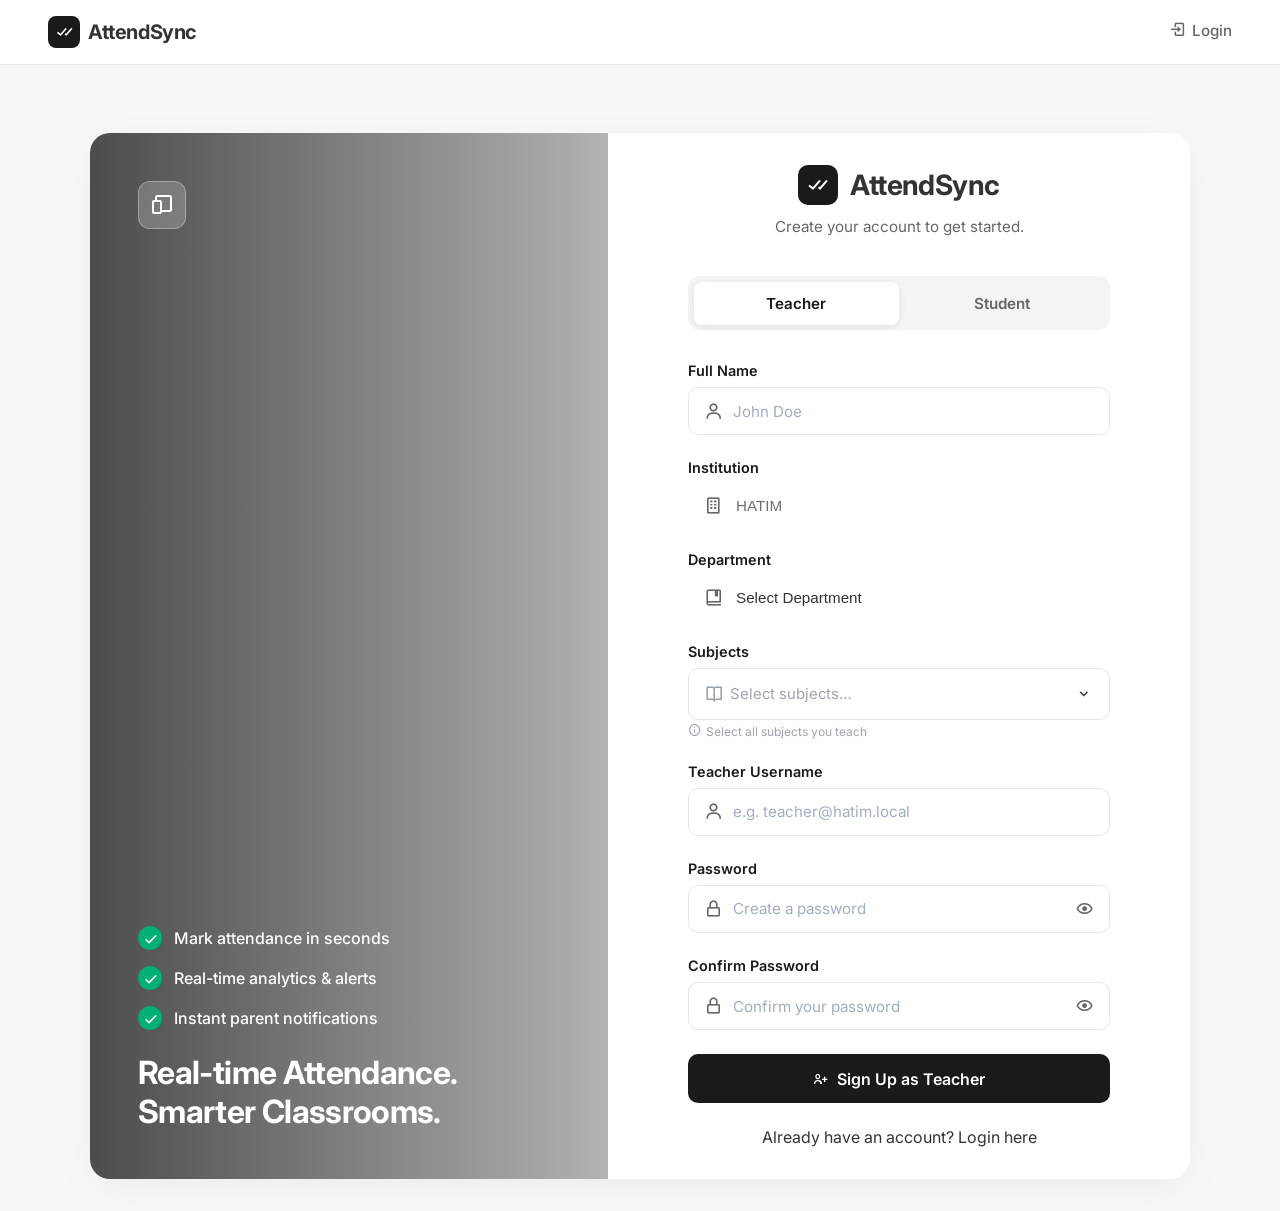
<file: signup.html>
<!DOCTYPE html>
<html lang="en">

<head>
    <meta charset="UTF-8">
    <meta name="viewport" content="width=device-width, initial-scale=1.0">
    <title>AttendSync - Sign Up</title>
    <meta name="description" content="Create your AttendSync account as a teacher or student to start tracking attendance.">
    <link rel="preconnect" href="https://fonts.googleapis.com">
    <link rel="preconnect" href="https://fonts.gstatic.com" crossorigin>
    <link href="https://fonts.googleapis.com/css2?family=Inter:wght@400;500;600;700&display=swap" rel="stylesheet">
    <link href='https://unpkg.com/boxicons@2.1.4/css/boxicons.min.css' rel='stylesheet'>
    <link rel="stylesheet" href="css/style.css">

    <style>
        /* ══════════════════════════════════════════
           Multi-Subject Picker
        ══════════════════════════════════════════ */
        .subject-picker {
            display: flex;
            flex-direction: column;
            gap: 8px;
        }

        /* Trigger button that looks like an input */
        .subject-trigger {
            display: flex;
            align-items: center;
            gap: 10px;
            background: var(--input-bg, rgba(255,255,255,0.05));
            border: 1.5px solid var(--border-color, rgba(255,255,255,0.1));
            border-radius: 10px;
            padding: 0.75rem 1rem;
            cursor: pointer;
            transition: border-color 0.2s, box-shadow 0.2s;
            min-height: 52px;
            flex-wrap: wrap;
            gap: 6px;
        }
        .subject-trigger:focus-within,
        .subject-trigger.open {
            border-color: var(--accent, #6366f1);
            box-shadow: 0 0 0 3px rgba(99,102,241,0.15);
        }
        .subject-trigger-icon {
            color: var(--text-muted, #9ca3af);
            font-size: 1.2rem;
            flex-shrink: 0;
        }
        .subject-placeholder {
            color: var(--text-muted, #9ca3af);
            font-size: 0.93rem;
            flex: 1;
        }
        .subject-chevron {
            margin-left: auto;
            color: var(--text-muted);
            font-size: 1.1rem;
            transition: transform 0.25s;
            flex-shrink: 0;
        }
        .subject-chevron.rotated { transform: rotate(180deg); }

        /* Selected tags inside trigger */
        .subject-tag {
            display: inline-flex;
            align-items: center;
            gap: 4px;
            background: rgba(99,102,241,0.18);
            border: 1px solid rgba(99,102,241,0.35);
            color: #a5b4fc;
            border-radius: 20px;
            padding: 2px 10px 2px 8px;
            font-size: 0.78rem;
            font-weight: 500;
            white-space: nowrap;
            animation: tagPop 0.15s ease;
        }
        @keyframes tagPop {
            from { transform: scale(0.85); opacity: 0; }
            to   { transform: scale(1);    opacity: 1; }
        }
        .subject-tag-remove {
            cursor: pointer;
            opacity: 0.7;
            font-size: 0.85rem;
            display: flex;
            align-items: center;
            transition: opacity 0.15s;
        }
        .subject-tag-remove:hover { opacity: 1; }

        /* Dropdown panel */
        .subject-dropdown {
            display: none;
            background: var(--card-bg, #1e1e2e);
            border: 1.5px solid var(--border-color, rgba(255,255,255,0.1));
            border-radius: 12px;
            overflow: hidden;
            box-shadow: 0 8px 32px rgba(0,0,0,0.35);
            max-height: 260px;
            overflow-y: auto;
            scrollbar-width: thin;
            scrollbar-color: rgba(99,102,241,0.3) transparent;
        }
        .subject-dropdown.open { display: block; animation: dropDown 0.18s ease; }
        @keyframes dropDown {
            from { opacity: 0; transform: translateY(-6px); }
            to   { opacity: 1; transform: translateY(0); }
        }

        /* Search inside dropdown */
        .subject-search-wrap {
            padding: 10px;
            border-bottom: 1px solid var(--border-color, rgba(255,255,255,0.08));
            position: sticky;
            top: 0;
            background: var(--card-bg, #1e1e2e);
            z-index: 1;
        }
        .subject-search {
            width: 100%;
            background: rgba(255,255,255,0.05);
            border: 1px solid rgba(255,255,255,0.08);
            border-radius: 8px;
            padding: 7px 12px;
            color: var(--text-color, #fff);
            font-size: 0.85rem;
            outline: none;
            font-family: inherit;
        }
        .subject-search::placeholder { color: var(--text-muted, #9ca3af); }

        /* Group headers */
        .subject-group-header {
            padding: 8px 14px 4px;
            font-size: 0.72rem;
            font-weight: 700;
            letter-spacing: 0.06em;
            text-transform: uppercase;
            color: var(--text-muted, #9ca3af);
            opacity: 0.7;
        }

        /* Checkbox items */
        .subject-item {
            display: flex;
            align-items: center;
            gap: 10px;
            padding: 9px 14px;
            cursor: pointer;
            transition: background 0.15s;
            font-size: 0.9rem;
        }
        .subject-item:hover { background: rgba(255,255,255,0.05); }
        .subject-item.checked { background: rgba(99,102,241,0.1); }

        /* Custom checkbox */
        .subject-checkbox {
            width: 18px; height: 18px;
            border: 2px solid rgba(255,255,255,0.2);
            border-radius: 5px;
            display: flex; align-items: center; justify-content: center;
            transition: all 0.15s;
            flex-shrink: 0;
        }
        .subject-item.checked .subject-checkbox {
            background: var(--accent, #6366f1);
            border-color: var(--accent, #6366f1);
        }
        .subject-checkbox i { font-size: 0.75rem; color: #fff; display: none; }
        .subject-item.checked .subject-checkbox i { display: block; }

        .subject-item-label { flex: 1; }
        .subject-item-sem {
            font-size: 0.72rem;
            color: var(--text-muted, #9ca3af);
            background: rgba(255,255,255,0.06);
            border-radius: 8px;
            padding: 1px 6px;
        }

        /* Empty state */
        .subject-empty {
            padding: 18px;
            text-align: center;
            color: var(--text-muted);
            font-size: 0.85rem;
        }

        /* Select-all row */
        .subject-select-all {
            display: flex;
            align-items: center;
            gap: 10px;
            padding: 9px 14px;
            cursor: pointer;
            border-bottom: 1px solid rgba(255,255,255,0.06);
            font-size: 0.85rem;
            font-weight: 600;
            color: var(--accent, #6366f1);
            transition: background 0.15s;
        }
        .subject-select-all:hover { background: rgba(99,102,241,0.08); }

        /* Counter badge */
        .subject-count-badge {
            background: var(--accent, #6366f1);
            color: #fff;
            border-radius: 10px;
            padding: 1px 8px;
            font-size: 0.75rem;
            font-weight: 600;
            margin-left: 4px;
        }

        /* Field hint text */
        .field-hint {
            font-size: 0.75rem;
            color: var(--text-muted, #9ca3af);
            margin-top: 4px;
            display: flex;
            align-items: center;
            gap: 4px;
        }
        .field-hint i { font-size: 0.85rem; }
    </style>
</head>

<body>
    <!-- Top Navigation -->
    <header class="navbar">
        <div class="logo-container">
            <div class="logo-icon">
                <i class='bx bx-check-double'></i>
            </div>
            <span class="logo-text">AttendSync</span>
        </div>
        <nav class="nav-links">
            <a href="index.html" class="nav-link"><i class='bx bx-log-in'></i> Login</a>
        </nav>
    </header>

    <!-- Main Content -->
    <main class="login-container">
        <div class="login-card">
            <!-- Left Side -->
            <div class="login-image-side">
                <div class="image-overlay"></div>
                <div class="top-icon">
                    <i class='bx bx-devices'></i>
                </div>
                <div class="marketing-content">
                    <div class="feature-item">
                        <div class="check-icon"><i class='bx bx-check'></i></div>
                        <span>Mark attendance in seconds</span>
                    </div>
                    <div class="feature-item">
                        <div class="check-icon"><i class='bx bx-check'></i></div>
                        <span>Real-time analytics &amp; alerts</span>
                    </div>
                    <div class="feature-item">
                        <div class="check-icon"><i class='bx bx-check'></i></div>
                        <span>Instant parent notifications</span>
                    </div>
                    <h2 class="marketing-title">Real-time Attendance. Smarter Classrooms.</h2>
                </div>
            </div>

            <!-- Right Side Signup Form -->
            <div class="login-form-side">
                <div class="form-header">
                    <div class="logo-container-large">
                        <div class="logo-icon-large">
                            <i class='bx bx-check-double'></i>
                        </div>
                        <span class="logo-text-large">AttendSync</span>
                    </div>
                    <p class="subtitle">Create your account to get started.</p>
                </div>

                <!-- Role Toggle -->
                <div class="role-toggle">
                    <button class="role-btn active" id="roleTeacher" data-role="Teacher">Teacher</button>
                    <button class="role-btn"         id="roleStudent" data-role="Student">Student</button>
                </div>

                <!-- Signup Form -->
                <form id="signupForm" class="login-form" autocomplete="off">

                    <!-- Full Name -->
                    <div class="form-group">
                        <label for="fullName">Full Name</label>
                        <div class="input-wrapper">
                            <i class='bx bx-user input-icon'></i>
                            <input type="text" id="fullName" placeholder="John Doe" required>
                        </div>
                    </div>

                    <!-- Institution (locked to HATIM) -->
                    <div class="form-group">
                        <label for="institution">Institution</label>
                        <div class="input-wrapper">
                            <i class='bx bx-building input-icon'></i>
                            <select id="institution" required disabled
                                style="appearance:none;background:transparent;border:none;width:100%;outline:none;padding:0.8rem 1rem 0.8rem 3rem;color:var(--text-color);font-size:0.95rem;">
                                <option value="1" selected>HATIM</option>
                            </select>
                        </div>
                    </div>

                    <!-- Department -->
                    <div class="form-group">
                        <label for="department">Department</label>
                        <div class="input-wrapper">
                            <i class='bx bx-book-bookmark input-icon'></i>
                            <select id="department" required
                                style="appearance:none;background:transparent;border:none;width:100%;outline:none;padding:0.8rem 1rem 0.8rem 3rem;color:var(--text-color);font-size:0.95rem;">
                                <option value="" disabled selected>Select Department</option>
                                <option value="1">BA (English)</option>
                                <option value="2">BA (History)</option>
                                <option value="3">BA (Education)</option>
                                <option value="4">BA (Philosophy)</option>
                                <option value="5">BA (Psychology)</option>
                                <option value="6">Bachelor of Social Work (BSW)</option>
                                <option value="7">Bachelor of Computer Application (BCA)</option>
                                <option value="8">Bachelor of Commerce (B.Com)</option>
                            </select>
                        </div>
                    </div>

                    <!-- Semester (Student only) -->
                    <div class="form-group" id="semesterGroup" style="display:none;">
                        <label for="semester">Semester</label>
                        <div class="input-wrapper">
                            <i class='bx bx-calendar input-icon'></i>
                            <select id="semester"
                                style="appearance:none;background:transparent;border:none;width:100%;outline:none;padding:0.8rem 1rem 0.8rem 3rem;color:var(--text-color);font-size:0.95rem;">
                                <option value="" disabled selected>Select Semester</option>
                                <option value="1">1st Semester</option>
                                <option value="2">2nd Semester</option>
                                <option value="3">3rd Semester</option>
                                <option value="4">4th Semester</option>
                                <option value="5">5th Semester</option>
                                <option value="6">6th Semester</option>
                            </select>
                        </div>
                    </div>

                    <!-- Roll No (Student only) -->
                    <div class="form-group" id="rollNoGroup" style="display:none;">
                        <label for="rollNo">Roll No <span style="color:var(--text-muted);font-weight:400;">(Class Roll No)</span></label>
                        <div class="input-wrapper">
                            <i class='bx bx-id-card input-icon'></i>
                            <input type="text" id="rollNo" placeholder="e.g. 02" autocomplete="off" maxlength="20">
                        </div>
                        <p class="field-hint"><i class='bx bx-info-circle'></i> Your class roll number (e.g. 01, 02, 15)</p>
                    </div>

                    <!-- Student ID / Admission No (Student only) -->
                    <div class="form-group" id="studentIdGroup" style="display:none;">
                        <label for="studentId">Student ID <span style="color:var(--text-muted);font-weight:400;">(Admission No.)</span></label>
                        <div class="input-wrapper">
                            <i class='bx bx-barcode input-icon'></i>
                            <input type="text" id="studentId" placeholder="e.g. BA006" autocomplete="off" maxlength="40">
                        </div>
                        <p class="field-hint"><i class='bx bx-info-circle'></i> Your admission number from the institution (e.g. BA006, BCA023)</p>
                    </div>

                    <!-- ── Multi-Subject Picker ── -->
                    <div class="form-group" id="subjectGroup">
                        <label>
                            Subjects
                            <span id="subjectCountBadge" class="subject-count-badge" style="display:none;">0</span>
                        </label>
                        <div class="subject-picker" id="subjectPicker">
                            <!-- Trigger / tag display area -->
                            <div class="subject-trigger" id="subjectTrigger" role="button" tabindex="0" aria-haspopup="listbox" aria-expanded="false">
                                <i class='bx bx-book-open subject-trigger-icon'></i>
                                <span class="subject-placeholder" id="subjectPlaceholder">Select subjects…</span>
                                <i class='bx bx-chevron-down subject-chevron' id="subjectChevron"></i>
                            </div>

                            <!-- Dropdown -->
                            <div class="subject-dropdown" id="subjectDropdown" role="listbox" aria-multiselectable="true">
                                <!-- Search -->
                                <div class="subject-search-wrap">
                                    <input type="text" class="subject-search" id="subjectSearch" placeholder="Search subjects…" autocomplete="off">
                                </div>
                                <!-- Select All -->
                                <div class="subject-select-all" id="selectAllBtn">
                                    <i class='bx bx-check-double'></i> Select All
                                </div>
                                <!-- Items injected by JS -->
                                <div id="subjectList"></div>
                            </div>
                        </div>
                        <p class="field-hint" id="subjectHint"><i class='bx bx-info-circle'></i> Select one or more subjects</p>
                    </div>

                    <!-- Identifier -->
                    <div class="form-group">
                        <label for="email" id="emailLabel">Username</label>
                        <div class="input-wrapper">
                            <i class='bx bx-user input-icon'></i>
                            <input type="text" id="email" placeholder="e.g. allex@hatim.local" required autocomplete="off">
                        </div>
                    </div>

                    <!-- Password -->
                    <div class="form-group">
                        <div class="password-header">
                            <label for="password">Password</label>
                        </div>
                        <div class="input-wrapper">
                            <i class='bx bx-lock-alt input-icon'></i>
                            <input type="password" id="password" placeholder="Create a password" required>
                            <i class='bx bx-show toggle-password' id="togglePassword"></i>
                        </div>
                    </div>

                    <!-- Confirm Password -->
                    <div class="form-group">
                        <div class="password-header">
                            <label for="confirmPassword">Confirm Password</label>
                        </div>
                        <div class="input-wrapper">
                            <i class='bx bx-lock-alt input-icon'></i>
                            <input type="password" id="confirmPassword" placeholder="Confirm your password" required>
                            <i class='bx bx-show toggle-password' id="toggleConfirmPassword"></i>
                        </div>
                    </div>

                    <button type="submit" class="submit-btn" id="submitBtn">
                        <i class='bx bx-user-plus'></i> Sign Up as Teacher
                    </button>

                    <div class="switch-login">
                        <a href="index.html">Already have an account? Login here</a>
                    </div>
                </form>
            </div>
        </div>
    </main>

    <script src="js/signup.js"></script>
</body>
</html>
</file>
<file: css/style.css>
/* Reset and Base Styles */
* {
    margin: 0;
    padding: 0;
    box-sizing: border-box;
}

:root {
    --primary-color: #1a1a1a;
    --text-color: #333333;
    --text-light: #666666;
    --bg-color: #f7f8fa;
    --border-color: #e5e7eb;
    --card-bg: #ffffff;
    --accent-color: #00b074;
    --accent-hover: #009965;
    --toggle-bg: #f3f4f6;
    --focus-ring: rgba(0, 176, 116, 0.2);
}

body {
    font-family: 'Inter', sans-serif;
    background-color: var(--bg-color);
    color: var(--text-color);
    min-height: 100vh;
    display: flex;
    flex-direction: column;
}

/* Typography */
h1,
h2,
h3,
h4,
h5,
h6 {
    color: var(--primary-color);
}

a {
    text-decoration: none;
    color: var(--text-color);
}

/* Navbar */
.navbar {
    display: flex;
    justify-content: space-between;
    align-items: center;
    padding: 1rem 3rem;
    background-color: var(--card-bg);
    border-bottom: 1px solid var(--border-color);
}

.logo-container {
    display: flex;
    align-items: center;
    gap: 0.5rem;
}

.logo-icon {
    background-color: var(--primary-color);
    color: white;
    width: 32px;
    height: 32px;
    border-radius: 8px;
    display: flex;
    justify-content: center;
    align-items: center;
    font-size: 1.2rem;
}

.logo-text {
    font-weight: 700;
    font-size: 1.25rem;
    letter-spacing: -0.02em;
}

.nav-links {
    display: flex;
    gap: 2rem;
}

.nav-link {
    display: flex;
    align-items: center;
    gap: 0.4rem;
    font-size: 0.95rem;
    color: var(--text-light);
    font-weight: 500;
    transition: color 0.2s ease;
    padding-bottom: 0.25rem;
}

.nav-link:hover {
    color: var(--primary-color);
}

.nav-link.active {
    color: var(--primary-color);
    border-bottom: 2px solid var(--primary-color);
}

.nav-link i {
    font-size: 1.1rem;
}

/* Main Container */
.login-container {
    flex: 1;
    display: flex;
    justify-content: center;
    align-items: flex-start;
    padding: 2rem;
}

.login-card {
    display: flex;
    width: 100%;
    max-width: 1100px;
    min-height: 750px;
    background-color: var(--card-bg);
    border-radius: 20px;
    box-shadow: 0 10px 40px rgba(0, 0, 0, 0.05);
    overflow: hidden;
    margin-top: max(1rem, 4vh);
}

/* Left Side Image */
.login-image-side {
    flex: 1;
    position: relative;
    background-image: url('https://images.unsplash.com/photo-1524178232363-1fb2b075b655?q=80&w=1200&auto=format&fit=crop');
    background-size: cover;
    background-position: center;
    padding: 3rem;
    display: flex;
    flex-direction: column;
    justify-content: space-between;
    color: white;
}

.image-overlay {
    position: absolute;
    top: 0;
    left: 0;
    width: 100%;
    height: 100%;
    background: linear-gradient(to right, rgba(0, 0, 0, 0.7) 0%, rgba(0, 0, 0, 0.3) 100%);
    z-index: 1;
}

.top-icon,
.marketing-content {
    position: relative;
    z-index: 2;
}

.top-icon {
    width: 48px;
    height: 48px;
    background-color: rgba(255, 255, 255, 0.2);
    backdrop-filter: blur(10px);
    border-radius: 12px;
    display: flex;
    justify-content: center;
    align-items: center;
    font-size: 1.5rem;
    border: 1px solid rgba(255, 255, 255, 0.3);
}

.feature-item {
    display: flex;
    align-items: center;
    gap: 0.75rem;
    margin-bottom: 1rem;
    font-weight: 500;
}

.check-icon {
    width: 24px;
    height: 24px;
    background-color: var(--accent-color);
    border-radius: 50%;
    display: flex;
    justify-content: center;
    align-items: center;
    font-size: 1.2rem;
}

.marketing-title {
    font-size: 2rem;
    font-weight: 700;
    margin-top: 1.5rem;
    line-height: 1.2;
    letter-spacing: -0.02em;
    color: #ffffff;
}

/* Right Side Form */
.login-form-side {
    flex: 1;
    padding: 2rem 5rem;
    display: flex;
    flex-direction: column;
    overflow-y: auto; /* Allow scrolling if the form gets too tall */
}

.form-header {
    text-align: center;
    margin-bottom: 2.5rem;
}

.logo-container-large {
    display: flex;
    align-items: center;
    justify-content: center;
    gap: 0.75rem;
    margin-bottom: 0.75rem;
}

.logo-icon-large {
    background-color: var(--primary-color);
    color: white;
    width: 40px;
    height: 40px;
    border-radius: 10px;
    display: flex;
    justify-content: center;
    align-items: center;
    font-size: 1.5rem;
}

.logo-text-large {
    font-weight: 700;
    font-size: 1.75rem;
    letter-spacing: -0.02em;
}

.subtitle {
    color: var(--text-light);
    font-size: 0.95rem;
}

/* Role Toggle */
.role-toggle {
    display: flex;
    background-color: var(--toggle-bg);
    border-radius: 12px;
    padding: 0.35rem;
    margin-bottom: 2rem;
}

.role-btn {
    flex: 1;
    background: transparent;
    border: none;
    padding: 0.75rem;
    border-radius: 8px;
    font-weight: 600;
    font-size: 0.95rem;
    color: var(--text-light);
    cursor: pointer;
    transition: all 0.3s ease;
    font-family: inherit;
}

.role-btn.active {
    background-color: white;
    color: var(--primary-color);
    box-shadow: 0 2px 8px rgba(0, 0, 0, 0.08);
}

/* Form Styles */
.form-group {
    margin-bottom: 1.5rem;
}

label {
    display: block;
    font-weight: 600;
    font-size: 0.9rem;
    margin-bottom: 0.5rem;
    color: var(--primary-color);
}

.password-header {
    display: flex;
    justify-content: space-between;
    align-items: baseline;
}

.forgot-password {
    font-size: 0.85rem;
    color: var(--text-light);
    font-weight: 500;
    transition: color 0.2s;
}

.forgot-password:hover {
    color: var(--primary-color);
}

.input-wrapper {
    position: relative;
    display: flex;
    align-items: center;
}

.input-icon {
    position: absolute;
    left: 1rem;
    color: var(--text-light);
    font-size: 1.2rem;
}

input[type="text"],
input[type="password"] {
    width: 100%;
    padding: 0.85rem 1rem 0.85rem 2.75rem;
    border: 1px solid var(--border-color);
    border-radius: 10px;
    font-size: 0.95rem;
    font-family: inherit;
    transition: all 0.2s;
    outline: none;
}

input[type="text"]:focus,
input[type="password"]:focus {
    border-color: var(--primary-color);
    box-shadow: 0 0 0 3px rgba(26, 26, 26, 0.1);
}

input::placeholder {
    color: #a0aec0;
}

.toggle-password {
    position: absolute;
    right: 1rem;
    color: var(--text-light);
    cursor: pointer;
    font-size: 1.2rem;
    transition: color 0.2s;
}

.toggle-password:hover {
    color: var(--primary-color);
}

.checkbox-group {
    display: flex;
    align-items: center;
    gap: 0.5rem;
    margin-bottom: 2rem;
}

input[type="checkbox"] {
    width: 18px;
    height: 18px;
    border-radius: 4px;
    border: 1px solid var(--border-color);
    cursor: pointer;
    accent-color: var(--primary-color);
}

.checkbox-group label {
    margin-bottom: 0;
    font-weight: 500;
    color: var(--text-light);
    cursor: pointer;
}

.submit-btn {
    width: 100%;
    padding: 0.9rem;
    background-color: var(--primary-color);
    color: white;
    border: none;
    border-radius: 10px;
    font-size: 1rem;
    font-weight: 600;
    cursor: pointer;
    display: flex;
    justify-content: center;
    align-items: center;
    gap: 0.5rem;
    transition: background-color 0.2s, transform 0.1s;
    font-family: inherit;
}

.submit-btn:hover {
    background-color: #333333;
}

.submit-btn:active {
    transform: scale(0.98);
}

.switch-login {
    text-align: center;
    margin-top: 1.5rem;
}

#switchLoginText {
    font-size: 0.9rem;
    font-weight: 500;
    color: var(--text-light);
    transition: color 0.2s;
}

#switchLoginText:hover {
    color: var(--primary-color);
}

/* Responsive */
@media (max-width: 1024px) {
    .login-form-side {
        padding: 3rem;
    }
}

@media (max-width: 860px) {
    .login-card {
        flex-direction: column;
    }

    .login-image-side {
        min-height: 250px;
        padding: 2rem;
    }

    .marketing-title {
        font-size: 1.5rem;
    }
}

@media (max-width: 768px) {
    .navbar {
        padding: 1rem;
        flex-wrap: wrap;
    }

    .nav-links {
        display: none;
    }
}
</file>
